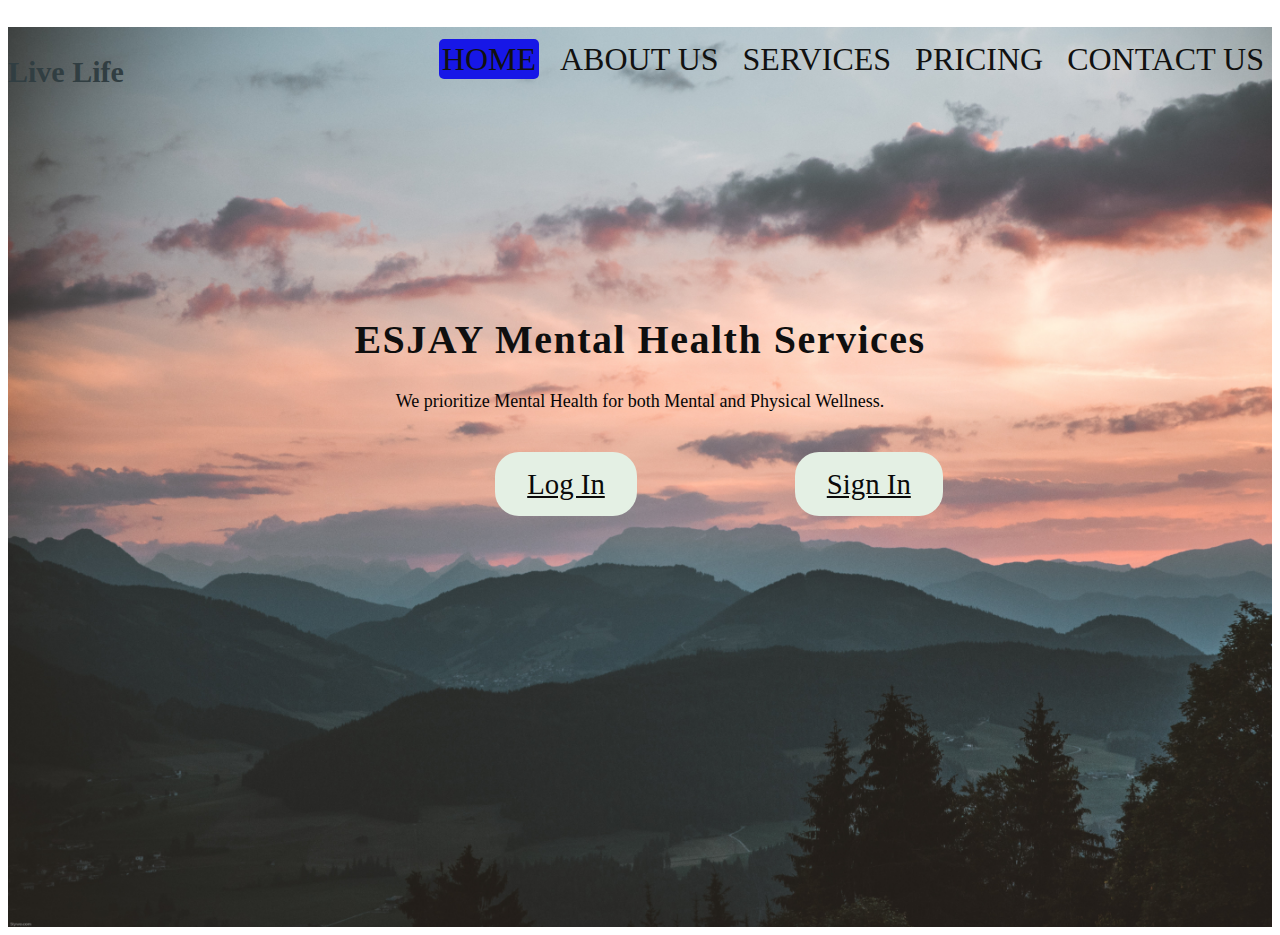
<file: index.html>
<!DOCTYPE html>
<html lang="en">
<head>
    <meta charset="UTF-8">
    <meta http-equiv="X-UA-Compatible" content="IE=edge">
    <meta name="Description" Learn how to take care of your mental health and wellness on ESJAY Mental Health services>
    <title>ESJAY Mental Health Homepage</title>
    <style>
        .container {
            min-height: 100vh;
            background-image: url("../images/Image 3.jpg");
            background-repeat: no-repeat;
            background-size: cover;
            font-style: normal;
            font-family: Georgia, 'Times New Roman', Times, serif;
            font-size: 2.0rem;
        }
        
        .logo {
            color: rgb(49, 62, 66);
            float: left;
            line-height: 50px;
            font-size: 30px;
            font-size: inline;
        }
        nav ul {
            float: right;
            line-height: 0px;
            
        }
        nav ul li {
            display: inline-block;
            list-style: none;
            padding:0px 5px;
        }
        nav ul li a {
            color: rgb(17, 17, 16);
            text-decoration: none;
            text-transform: uppercase;
            border-radius: 5px;
            padding:2px 3px;
        }
        nav ul li a:hover{
            background-color: rgb(23, 23, 235);
            transition: 0.5s ease;
        }
        nav ul li .active{
            background-color: rgb(23, 23, 231);   
        }
        .article {
            width: 50%;
            margin:auto;
            text-align: center;
            transform: translateY(25vh);
        }
        .article h1{
            font-size: 40px;
            color: rgb(15, 15, 15);
            letter-spacing: 1.5px;
            font-weight: 800;
            margin-bottom: 25px;
        }
        .article p{
            font-size: 18px;
            color: rgb(5, 5, 5);
            line-height: 1.5;
            margin-bottom: 50px;
        }
        .article a {
            padding: 1rem 2rem;
            background-color: rgb(228, 240, 228);
            border: none;
            color: rgb(10, 10, 10);
            font-size: 1.8rem;
            cursor: pointer;
            border-radius: 1.5rem;
            margin-left: 25%;
            text-align: center;
        }
        .article a:hover{
            background-color: rgb(203, 203, 226);
            transition: 0.5s ease;
        }
    </style>
</head>
<body>
    <section>
        <div class="container">
            <nav>
                <h1 class="logo">Live Life</h1>
                <ul>
                    <li><a href="index.html" class="active">Home</a></li>
                    <li><a href="Aboutus.html">About Us</a></li>
                    <li><a href="Services.html">Services</a></li>
                    <li><a href="Pricing.html">Pricing</a></li>
                    <li><a href="Contactus.html">Contact Us</a></li>
                </ul>
            </nav>
            <div class="article">
                <h1>ESJAY Mental Health Services</h1>
                <p>We prioritize Mental Health for both Mental and Physical Wellness. <br> </p>
                <a href="Login.html">Log In</a><a href="Signup.html">Sign In</a>
            </div>
        </div>
    </section>
</body>
</html>
</file>
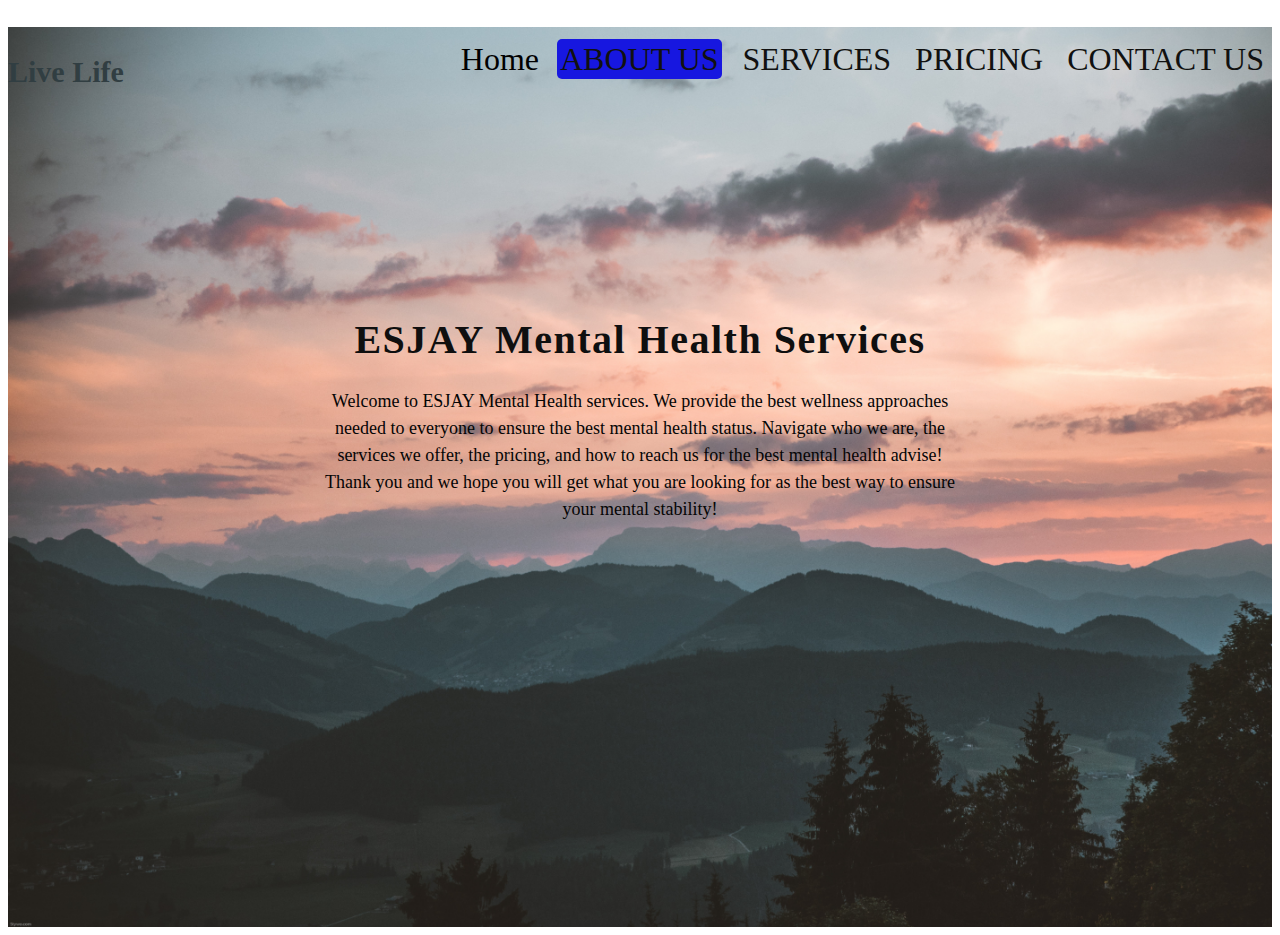
<file: Aboutus.html>
<!DOCTYPE html>
<html lang="en">
<head>
    <meta charset="UTF-8">
    <meta http-equiv="X-UA-Compatible" content="IE=edge">
    <meta name="viewport" content="width=device-width, initial-scale=1.0">
    <title>About Us</title>
    <style>
        .container {
            min-height: 100vh;
            background-image: url("../images/Image 3.jpg");
            background-repeat: no-repeat;
            background-size: cover;
            font-style: normal;
            font-family: Georgia, 'Times New Roman', Times, serif;
            font-size: 2.0rem;
        }
        
        .logo {
            color: rgb(49, 62, 66);
            float: left;
            line-height: 50px;
            font-size: 30px;
            font-size: inline;
        }
        nav ul {
            float: right;
            line-height: 0px;
            
        }
        nav ul li {
            display: inline-block;
            list-style: none;
            padding:0px 5px;
        }
        nav ul li a {
            color: rgb(17, 17, 16);
            text-decoration: none;
            text-transform: uppercase;
            border-radius: 5px;
            padding:2px 3px;
        }
        nav ul li a:hover{
            background-color: rgb(23, 23, 250);
            transition: 0.5s ease;
        }
        nav ul li .active{
            background-color: rgb(23, 23, 224);   
        }
        .article {
            width: 50%;
            margin:auto;
            text-align: center;
            transform: translateY(25vh);
        }
        .article h1{
            font-size: 40px;
            color: rgb(15, 15, 15);
            letter-spacing: 1.5px;
            font-weight: 800;
            margin-bottom: 25px;
        }
        .article p{
            font-size: 18px;
            color: rgb(5, 5, 5);
            line-height: 1.5;
            margin-bottom: 50px;
        }
    </style>
</head>
<body>
    <section>
        <div class="container">
            <nav>
                <h1 class="logo">Live Life</h1>
                <ul>
                    <li><a href="index.html"></a>Home</a></li>
                    <li><a href="Aboutus.html" class= "active">About Us</a></li>
                    <li><a href="Services.html">Services</a></li>
                    <li><a href="Pricing.html">Pricing</a></li>
                    <li><a href="Contactus.html">Contact Us</a></li>
                </ul>
            </nav>
            <div class="article">
                <h1>ESJAY Mental Health Services</h1>
                <p>Welcome to ESJAY Mental Health services. We provide the best wellness approaches needed to everyone to ensure the best mental health status. Navigate who we are, the services we offer, the pricing, and how to reach us for the best mental health advise! Thank you and we hope you will get what you are looking for as the best way to ensure your mental stability! <br> </p>
            </div>
        </div>
    </section>
</body>
</html>
</file>
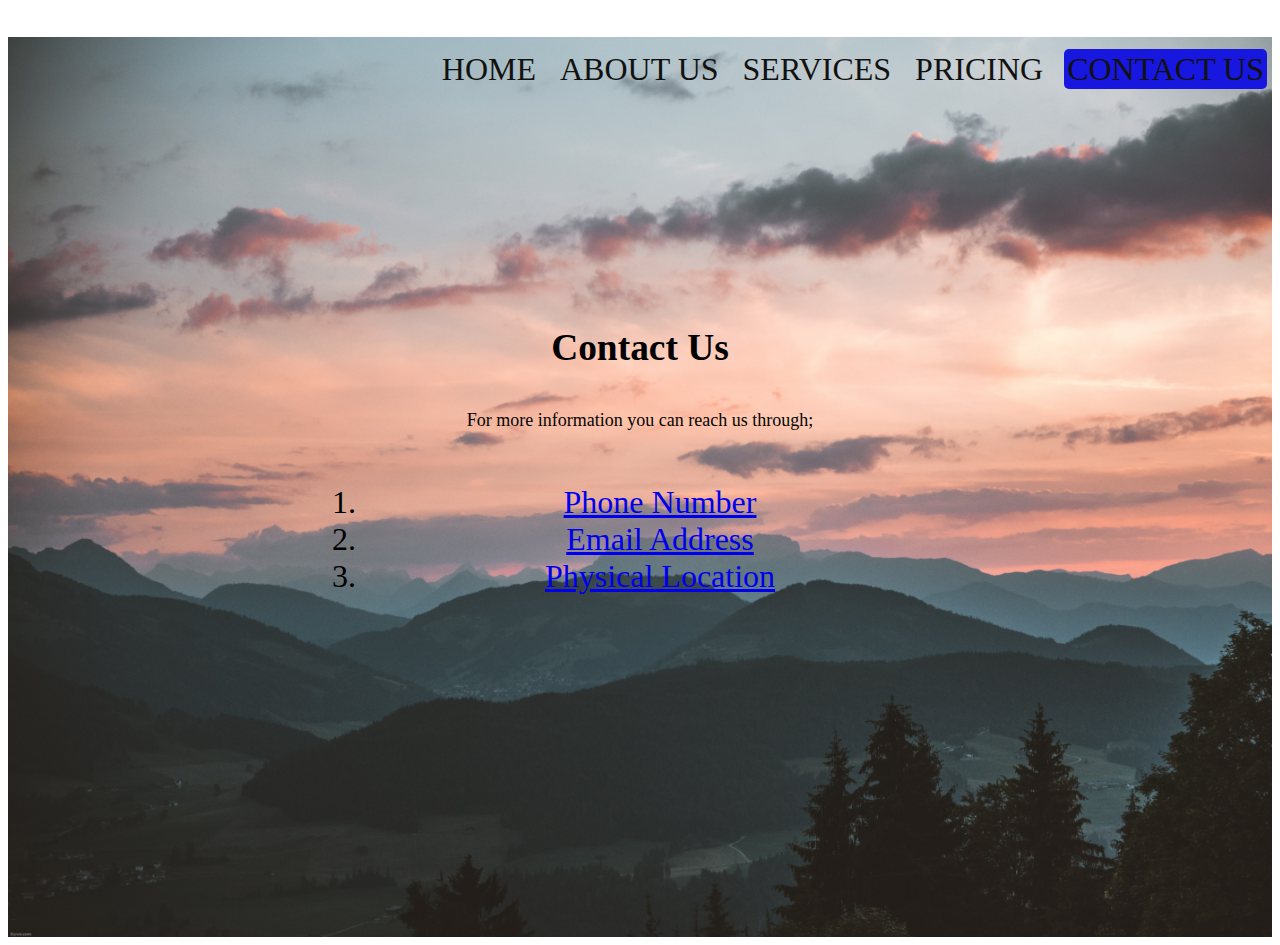
<file: Contactus.html>
<!DOCTYPE html>
<html lang="en">
<head>
    <meta charset="UTF-8">
    <meta http-equiv="X-UA-Compatible" content="IE=edge">
    <meta name="viewport" content="width=device-width, initial-scale=1.0">
    <title>Contact Us</title>
    <style>
        .container {
            min-height: 100vh;
            background-image: url("../images/Image 3.jpg");
            background-repeat: no-repeat;
            background-size: cover;
            font-style: normal;
            font-family: Georgia, 'Times New Roman', Times, serif;
            font-size: 2.0rem;
        }
        
        nav ul {
            float: right;
            line-height: 0px;
            
        }
        nav ul li {
            display: inline-block;
            list-style: none;
            padding:0px 5px;
        }
        nav ul li a {
            color: rgb(17, 17, 16);
            text-decoration: none;
            text-transform: uppercase;
            border-radius: 5px;
            padding:2px 3px;
        }
        nav ul li a:hover{
            background-color: rgb(23, 23, 255);
            transition: 0.5s ease;
        }
        nav ul li .active{
            background-color: rgb(23, 23, 223);   
        }
        .article {
            width: 50%;
            margin:auto;
            text-align: center;
            transform: translateY(25vh);
        }
        .article h1{
            font-size: 40px;
            color: rgb(15, 15, 15);
            letter-spacing: 1.5px;
            font-weight: 800;
            margin-bottom: 25px;
        }
        .article p{
            font-size: 18px;
            color: rgb(5, 5, 5);
            line-height: 1.5;
            margin-bottom: 50px;
        }
    </style>
</head>
<body>
    <section>
        <div class="container">
            <nav>
                <ul>
                    <li><a href="index.html">Home</a></li>
                    <li><a href="Aboutus.html">About Us</a></li>
                    <li><a href="Services.html">Services</a></li>
                    <li><a href="Pricing.html">Pricing</a></li>
                    <li><a href="Contactus.html" class="active">Contact Us</a></li>
                </ul>
            </nav>
            <div class="article">
                <h3>Contact Us</h3>
                <p> For more information you can reach us through;
                    <ol>
                        <li><a href="call: 0716697241">Phone Number</a></li>
                        <li><a href="mailto: samirasamirajuma@gmail.com">Email Address</a></li>
                        <li><a href="visit: ESJAY Therapeautical, ABC Plaza, 123 Road, Machakos, Kenya">Physical Location</a></li>
                    </ol>
                   </p>
            </div>
        </div>
    </section>
</body>
</html>
</file>
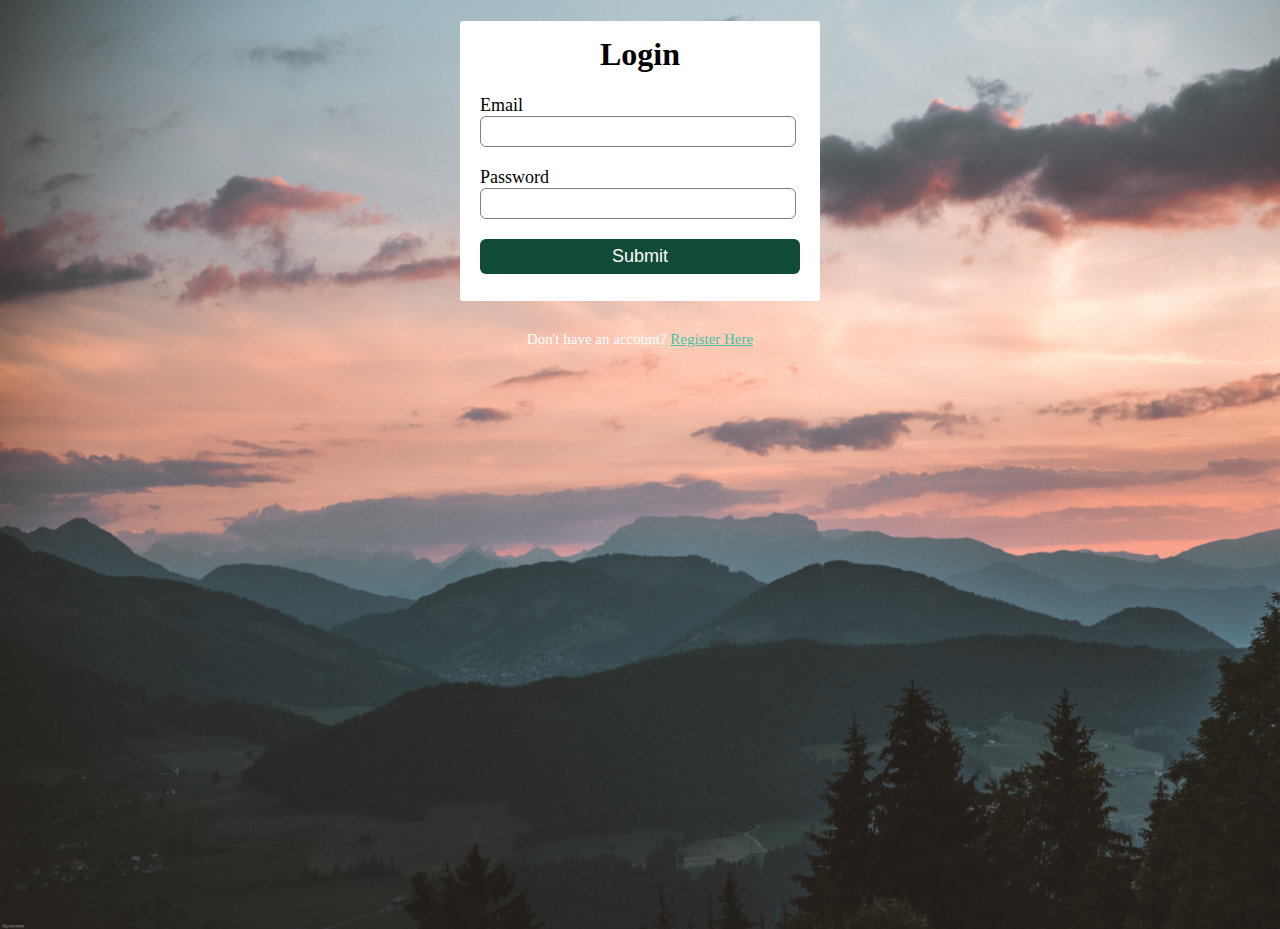
<file: Login.html>
<!DOCTYPE html>
<html lang="en">
<head>
    <meta charset="UTF-8">
    <meta http-equiv="X-UA-Compatible" content="IE=edge">
    <meta name="viewport" content="width=device-width, initial-scale=1.0">
    <title>Login Page</title>
    <link rel="stylesheet" href="style.css">
</head>
<body>
    <div class="login-box">
        <h1>Login</h1>
        <form>
            <label>Email</label>
            <input type="email" placeholder="">
            <label>Password</label>
            <input type="password" placeholder="">
            <input type="button" value="Submit">
        </form>
    </div>
    <p class="para-2">Don't have an account? <a href="Register.html">Register Here</a></p>
</body>
</html>
</file>
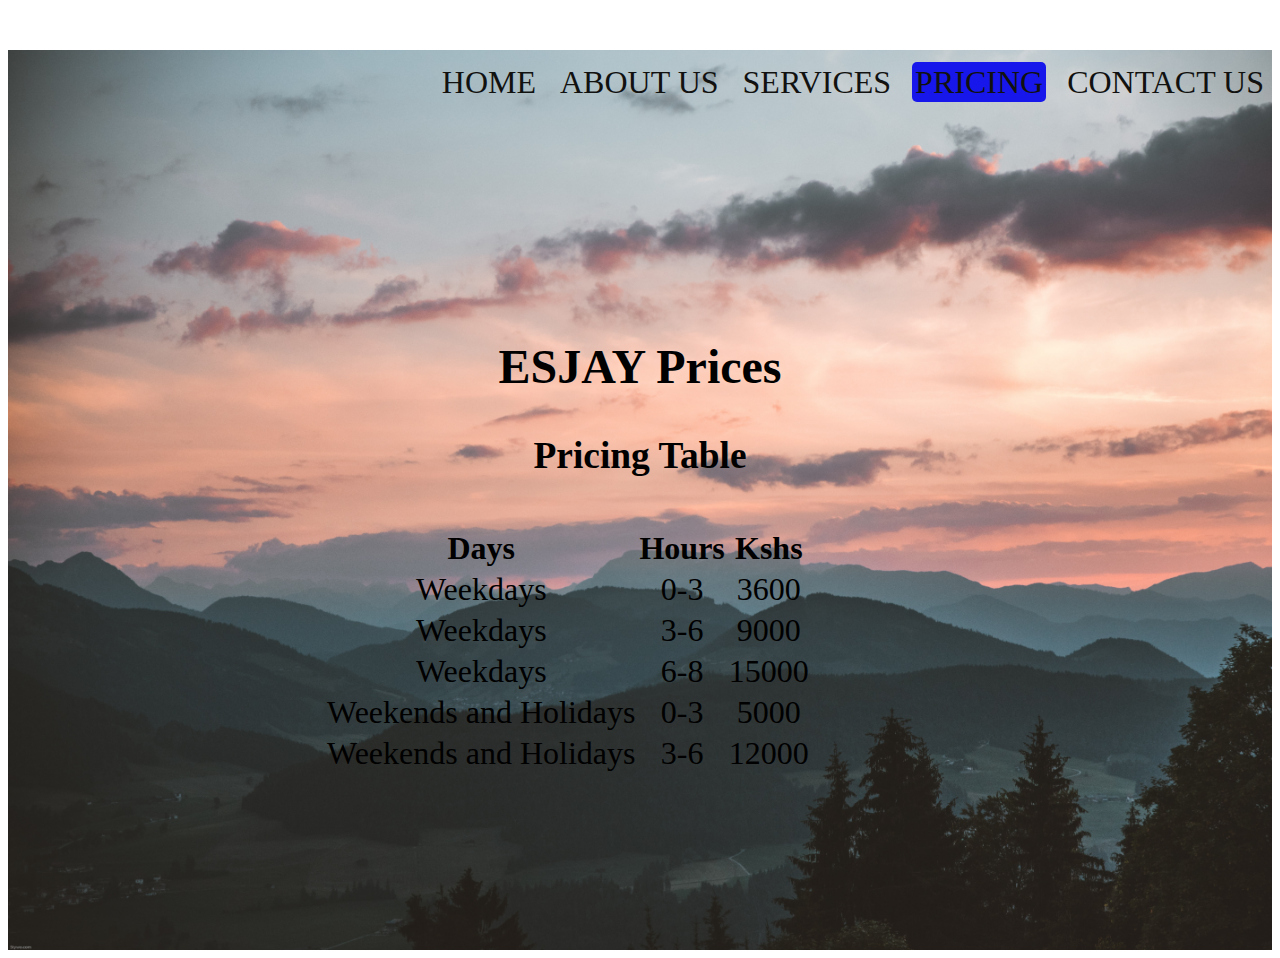
<file: Pricing.html>
<!DOCTYPE html>
<html lang="en">
<head>
    <meta charset="UTF-8">
    <meta http-equiv="X-UA-Compatible" content="IE=edge">
    <meta name="viewport" content="width=device-width, initial-scale=1.0">
    <title>Our Prices</title>
    <style>
        .container {
            min-height: 100vh;
            background-image: url("../images/Image 3.jpg");
            background-repeat: no-repeat;
            background-size: cover;
            font-style: normal;
            font-family: Georgia, 'Times New Roman', Times, serif;
            font-size: 2.0rem;
        }
        nav ul {
            float: right;
            line-height: 0px;
            
        }
        nav ul li {
            display: inline-block;
            list-style: none;
            padding:0px 5px;
        }
        nav ul li a {
            color: rgb(17, 17, 16);
            text-decoration: none;
            text-transform: uppercase;
            border-radius: 5px;
            padding:2px 3px;
        }
        nav ul li a:hover{
            background-color: rgb(23, 23, 233);
            transition: 0.5s ease;
        }
        nav ul li .active{
            background-color: rgb(23, 23, 235);   
        }
        .article {
            width: 50%;
            margin:auto;
            text-align: center;
            transform: translateY(25vh);
        }
        .article h1{
            font-size: 40px;
            color: rgb(15, 15, 15);
            letter-spacing: 1.5px;
            font-weight: 800;
            margin-bottom: 25px;
        }
        .article p{
            font-size: 18px;
            color: rgb(5, 5, 5);
            line-height: 1.5;
            margin-bottom: 50px;
        }
    </style>
    </head>
<body>
    <section>
        <div class="container">
            <nav>
                <ul>
                    <li><a href="index.html">Home</a></li>
                    <li><a href="Aboutus.html">About Us</a></li>
                    <li><a href="Services.html">Services</a></li>
                    <li><a href="Pricing.html" class="active">Pricing</a></li>
                    <li><a href="Contactus.html">Contact Us</a></li>
                </ul>
            </nav>
            <div class="article">
            <nav>
                <p>
                    <h2>ESJAY Prices</h2>
                    <table>
                    <h3>Pricing Table</h3>
                    <tr>
                    <th> Days </th> 
                    <th> Hours </th> 
                    <th> Kshs </th> 
                    </tr>
                    <tr>
                    <td> Weekdays </td>
                    <td> 0-3 </td>
                    <td> 3600 </td>
                    </tr>
                    <tr>
                    <td> Weekdays </td>
                    <td> 3-6 </td>
                    <td> 9000 </td>
                    </tr>
                    <tr>
                    <td> Weekdays </td>
                    <td> 6-8 </td>
                    <td> 15000 </td>
                    </tr>
                    <tr>
                    <td>Weekends and Holidays</td>
                    <td>0-3</td>
                    <td>5000</td>
                    </tr>
                    <tr>
                    <td>Weekends and Holidays</td>
                    <td>3-6</td>
                    <td>12000</td>
                    </tr>
                </p>
            </nav>
        </div>
    </section>
</body>
</html>
</file>
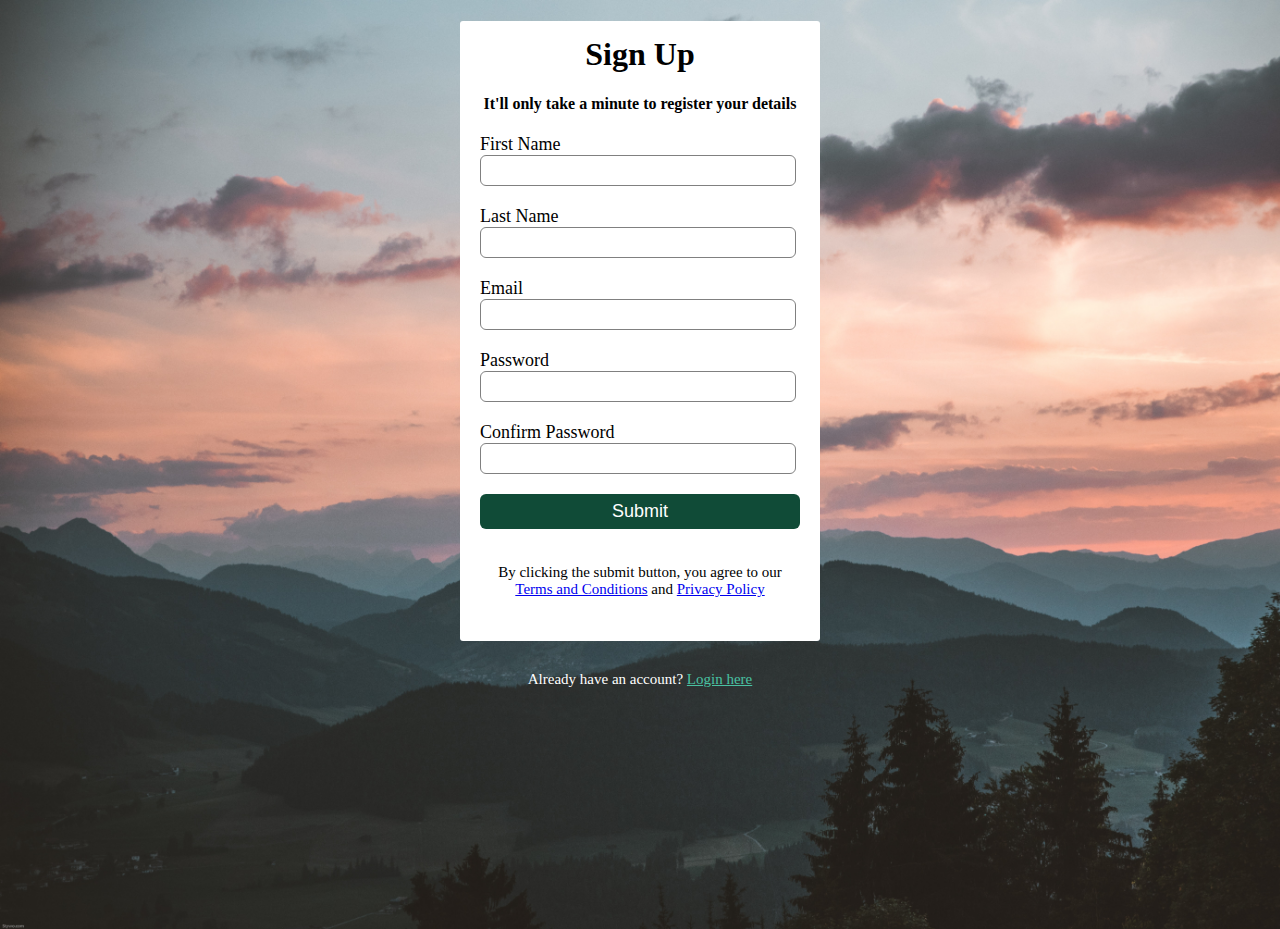
<file: Register.html>
<!DOCTYPE html>
<html lang="en">
<head>
    <meta charset="UTF-8">
    <meta http-equiv="X-UA-Compatible" content="IE=edge">
    <meta name="viewport" content="width=device-width, initial-scale=1.0">
    <title>Sign Up Page</title>
    <link rel="stylesheet" href="style.css">
</head>
<body>
  <div class="signup-box">
    <h1>Sign Up</h1>
    <h4>It'll only take a minute to register your details</h4>
    <form>
        <label>First Name</label>
        <input type="text" placeholder="">
        <label>Last Name</label>
        <input type="text" placeholder="">
        <label>Email</label>
        <input type="email" placeholder="">
        <label>Password</label>
        <input type="password" placeholder="">
        <label>Confirm Password</label>
        <input type="confirm password" placeholder="">
        <input type="button" value="Submit">
    </form>
    <p>By clicking the submit button, you agree to our <br> <a href="#">Terms and Conditions</a> and <a href="#">Privacy Policy</a></p>
  </div>  
  <p class="para-2"> Already have an account? <a href="Login.html">Login here</a></p>
</body>
</html>
</file>
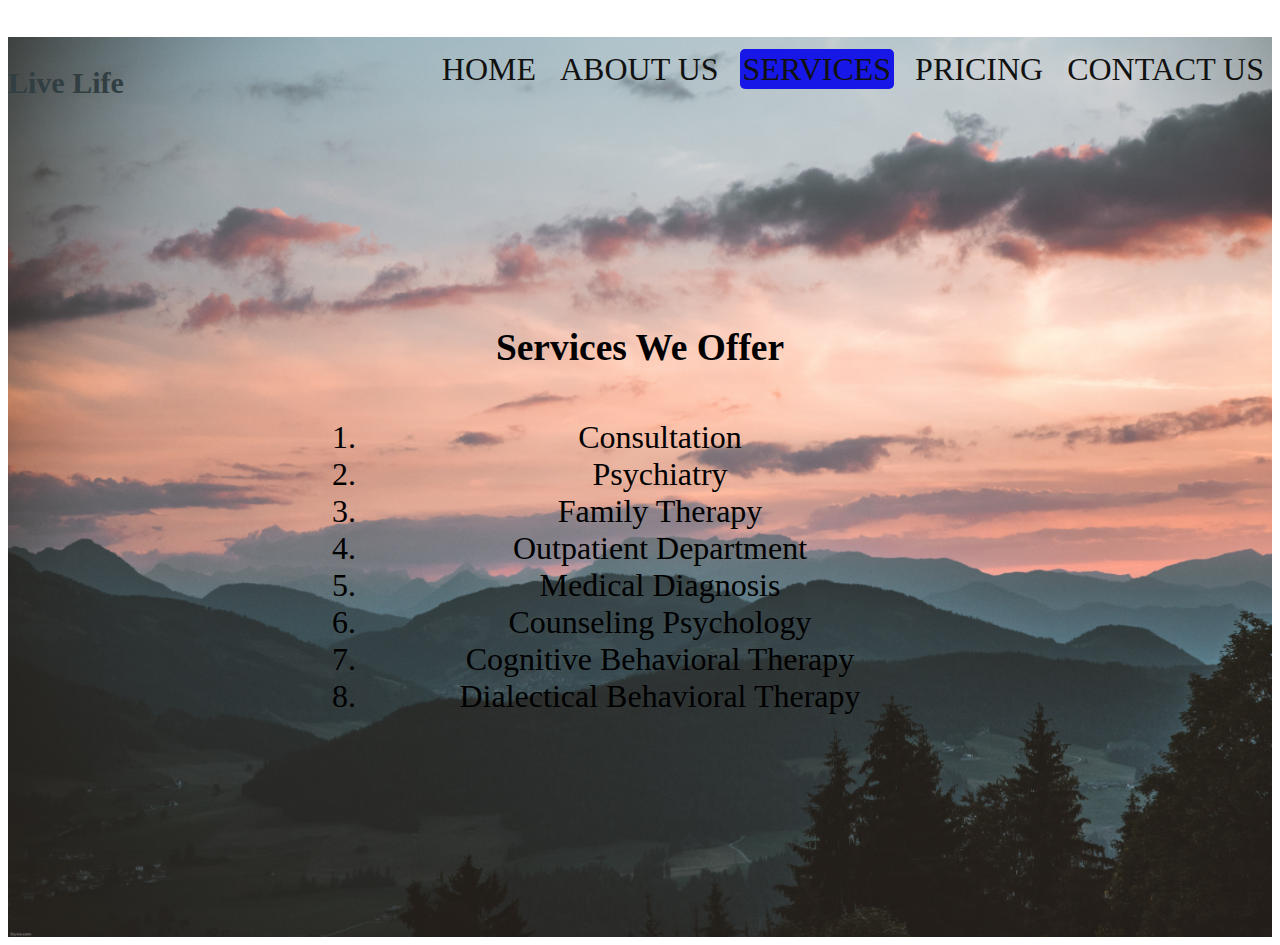
<file: Services.html>
<!DOCTYPE html>
<html lang="en">
<head>
    <meta charset="UTF-8">
    <meta http-equiv="X-UA-Compatible" content="IE=edge">
    <meta name="viewport" content="width=device-width, initial-scale=1.0">
    <title>Services We Offer</title>
    <style>
        .container {
            min-height: 100vh;
            background-image: url("../images/Image 3.jpg");
            background-repeat: no-repeat;
            background-size: cover;
            font-style: normal;
            font-family: Georgia, 'Times New Roman', Times, serif;
            font-size: 2.0rem;
        }
        
        .logo {
            color: rgb(49, 62, 66);
            float: left;
            line-height: 50px;
            font-size: 30px;
            font-size: inline;
        }
        nav ul {
            float: right;
            line-height: 0px;
            
        }
        nav ul li {
            display: inline-block;
            list-style: none;
            padding:0px 5px;
        }
        nav ul li a {
            color: rgb(17, 17, 16);
            text-decoration: none;
            text-transform: uppercase;
            border-radius: 5px;
            padding:2px 3px;
        }
        nav ul li a:hover{
            background-color: rgb(23, 23, 235);
            transition: 0.5s ease;
        }
        nav ul li .active{
            background-color: rgb(23, 23, 231);   
        }
        .article {
            width: 50%;
            margin:auto;
            text-align: center;
            transform: translateY(25vh);
        }
        .article h1{
            font-size: 40px;
            color: rgb(15, 15, 15);
            letter-spacing: 1.5px;
            font-weight: 800;
            margin-bottom: 25px;
        }
        .article p{
            font-size: 18px;
            color: rgb(5, 5, 5);
            line-height: 1.5;
            margin-bottom: 50px;
        }
        .article a {
            padding: 1rem 2rem;
            background-color: rgb(228, 240, 228);
            border: none;
            color: rgb(10, 10, 10);
            font-size: 1.8rem;
            cursor: pointer;
            border-radius: 1.5rem;
            margin-left: 25%;
            text-align: center;
        }
        .article a:hover{
            background-color: rgb(203, 203, 226);
            transition: 0.5s ease;
        }
    </style>
</head>
<body>
    <section>
        <div class="container">
            <nav>
                <h1 class="logo">Live Life</h1>
                <ul>
                    <li><a href="index.html">Home</a></li>
                    <li><a href="Aboutus.html">About Us</a></li>
                    <li><a href="Services.html" class="active">Services</a></li>
                    <li><a href="Pricing.html">Pricing</a></li>
                    <li><a href="Contactus.html">Contact Us</a></li>
                </ul>
            </nav>
            <div class="article">
                <h3>Services We Offer</h3>
                <p>
                    <ol>
                        <li>Consultation</li>
                        <li>Psychiatry</li>
                        <li>Family Therapy</li>
                        <li>Outpatient Department</li>
                        <li>Medical Diagnosis</li>
                        <li>Counseling Psychology</li>
                        <li>Cognitive Behavioral Therapy</li>
                        <li>Dialectical Behavioral Therapy</li>
                    </ol>
                </p>
            </div>
        </div>
    </section>
</body>
</html>
</file>
<file: style.css>
body{
            min-height: 100vh;
            background-image: url("../images/Image 3.jpg");
            background-repeat: no-repeat;
            background-size: cover;
            font-style: normal;
            font-family: Georgia, 'Times New Roman', Times, serif;
            font-size: 1rem;
}
.signup-box{
    width: 360px;
    height: 620px;
    margin: auto;
    background-color: white;
    border-radius: 3px;
}
.login-box{
    width: 360px;
    height: 280px;
    margin: auto;
    border-radius: 3px;
    background-color: white;
}
h1{
    text-align: center;
    padding-top: 15px;
}
h4{
    text-align: center;
}
form{
    width: 300px;
    margin-left: 20px;
}
form label{
    display: flex;
    margin-top: 20px;
    font-size: 18px;
}
form input{
    width: 100%;
    padding: 7px;
    border: none;
    border: 1px solid gray;
    border-radius: 6px;
    outline: none;
}
input[type="button"]{
    width: 320px;
    height: 35px;
    margin-top: 20px;
    border: none;
    background-color: rgb(16, 75, 55);
    color: white;
    font-size: 18px;
}
p{
    text-align: center;
    padding-top: 20px;
    font-size: 15px;
}
.para-2{
    text-align: center;
    color: white;
    font-size: 15px;
    margin-top: 10px;
}
.para-2 a{
    color: #49c1a2;

}
</file>
